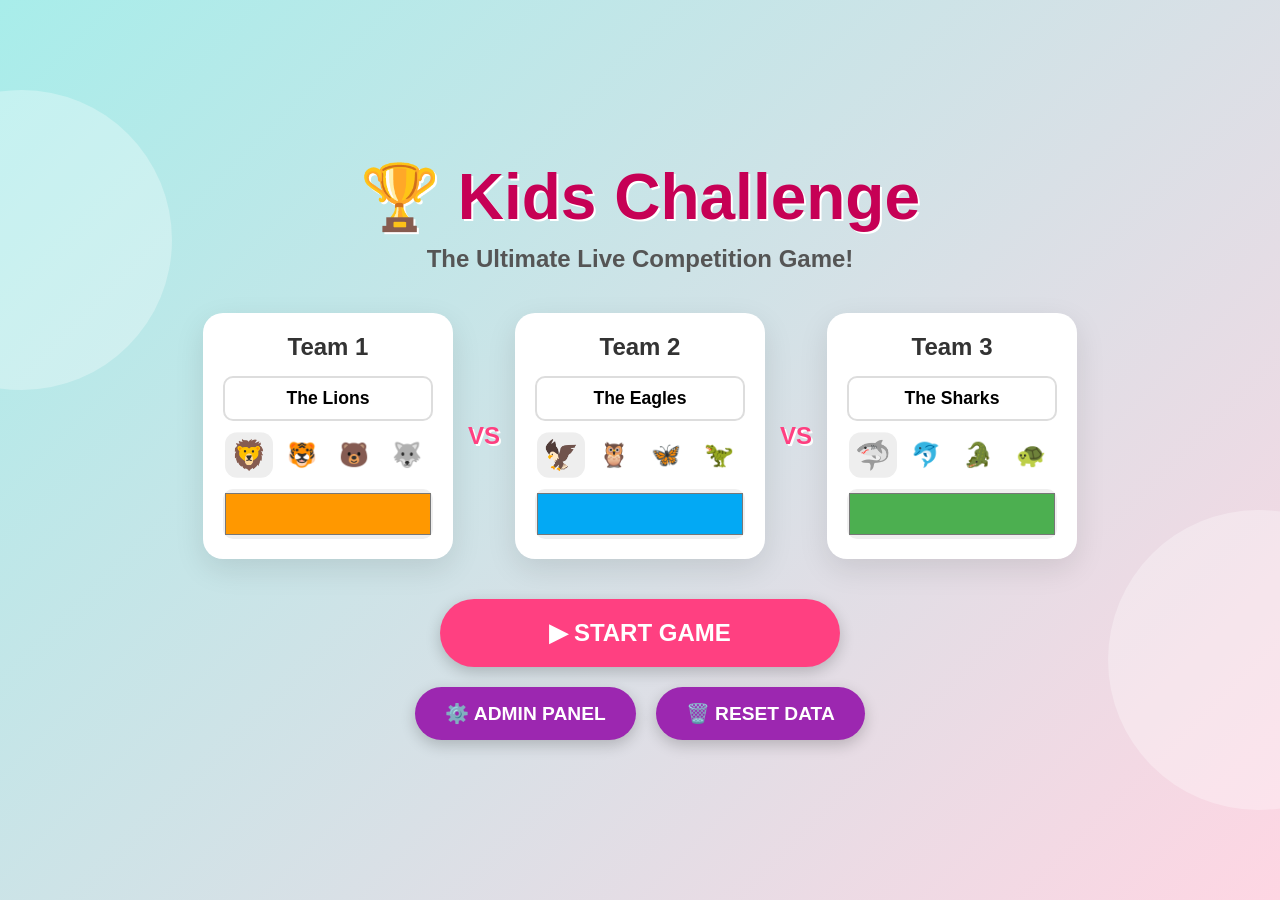
<file: index.html>
<!DOCTYPE html>
<html lang="en">
<head>
    <meta charset="UTF-8">
    <meta name="viewport" content="width=device-width, initial-scale=1.0">
    <title>Kids Challenge Game 🏆</title>
    <link rel="stylesheet" href="style.css">
</head>
<body>
    <div class="floating-shapes"></div>
    <div class="container home-container">
        <header class="hero">
            <h1 class="bounce-in">🏆 Kids Challenge</h1>
            <p class="subtitle">The Ultimate Live Competition Game!</p>
        </header>

        <main class="teams-setup">
            <div class="team-card team1-card">
                <h2>Team 1</h2>
                <input type="text" id="t1-name" value="The Lions">
                <div class="emoji-picker" id="t1-emoji-picker">
                    <span class="active">🦁</span><span>🐯</span><span>🐻</span><span>🐺</span>
                </div>
                <input type="color" id="t1-color" value="#ff9800">
            </div>

            <div class="vs-badge">VS</div>

            <div class="team-card team2-card">
                <h2>Team 2</h2>
                <input type="text" id="t2-name" value="The Eagles">
                <div class="emoji-picker" id="t2-emoji-picker">
                    <span class="active">🦅</span><span>🦉</span><span>🦋</span><span>🦖</span>
                </div>
                <input type="color" id="t2-color" value="#03a9f4">
            </div>

            <div class="vs-badge">VS</div>

            <div class="team-card team3-card">
                <h2>Team 3</h2>
                <input type="text" id="t3-name" value="The Sharks">
                <div class="emoji-picker" id="t3-emoji-picker">
                    <span class="active">🦈</span><span>🐬</span><span>🐊</span><span>🐢</span>
                </div>
                <input type="color" id="t3-color" value="#4caf50">
            </div>
        </main>

        <div class="action-buttons">
            <button class="btn btn-primary pulse" onclick="startGame()">▶ START GAME</button>
            <div class="secondary-actions">
                <button class="btn btn-secondary" onclick="window.location.href='admin.html'">⚙️ ADMIN PANEL</button>
                <button class="btn btn-secondary" onclick="resetData()">🗑️ RESET DATA</button>
            </div>
        </div>
    </div>

    <script src="storage.js"></script>
    <script src="script.js"></script>
</body>
</html>
</file>
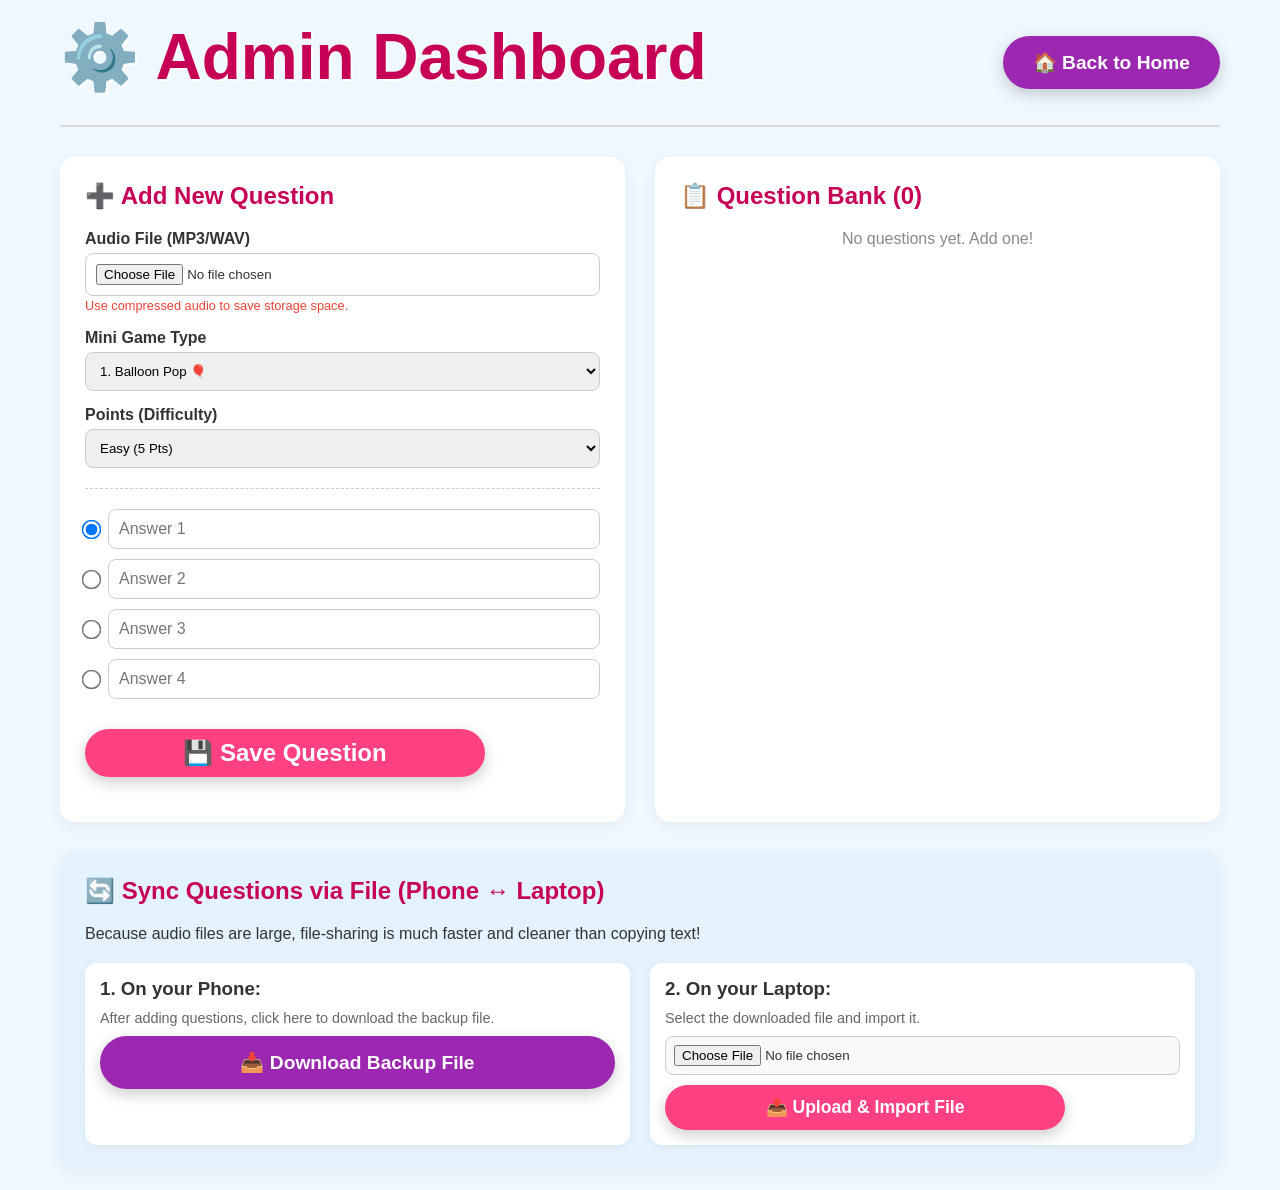
<file: admin.html>
<!DOCTYPE html>
<html lang="en">
<head>
    <meta charset="UTF-8">
    <meta name="viewport" content="width=device-width, initial-scale=1.0">
    <title>Admin Panel ⚙️</title>
    <link rel="stylesheet" href="style.css">
    <link rel="stylesheet" href="admin.css">
</head>
<body>
    <div class="admin-container">
        <header class="admin-header">
            <h1>⚙️ Admin Dashboard</h1>
            <button class="btn btn-secondary" onclick="window.location.href='index.html'">🏠 Back to Home</button>
        </header>

        <main class="admin-grid">
            <!-- Add Question Form -->
            <section class="card">
                <h2>➕ Add New Question</h2>
                <form id="add-q-form">
                    
                    <div class="form-group">
                        <label>Audio File (MP3/WAV)</label>
                        <input type="file" id="q-audio-file" accept="audio/*" required>
                        <small class="warn">Use compressed audio to save storage space.</small>
                    </div>

                    <div class="form-group">
                        <label>Mini Game Type</label>
                        <select id="q-minigame">
                            <option value="balloonPop">1. Balloon Pop 🎈</option>
                            <option value="memoryCards">2. Memory Cards 🃏</option>
                            <option value="mathPuzzle">3. Math Puzzle ➕</option>
                            <option value="findGreen">4. Find the Green Color 🟩</option>
                            <option value="catchStar">5. Catch the Star ⭐</option>
                            <option value="sortNumbers">6. Sort Numbers (1 to 5) 🔢</option>
                            <option value="oddOneOut">7. Find the Odd Emoji 🍓</option>
                            <option value="blueBubbles">8. Pop Blue Bubbles 🔵</option>
                            <option value="feedMonkey">9. Fast Tap (Feed Monkey) 🍌</option>
                            <option value="spellWord">10. Spell Word (C-A-T) 🔤</option>
                        </select>
                    </div>

                    <div class="form-group">
                        <label>Points (Difficulty)</label>
                        <select id="q-points">
                            <option value="5">Easy (5 Pts)</option>
                            <option value="10">Medium (10 Pts)</option>
                            <option value="20">Hard (20 Pts)</option>
                        </select>
                    </div>

                    <div class="answers-inputs">
                        <div class="ans-row">
                            <input type="radio" name="correct-ans" value="0" checked>
                            <input type="text" id="ans-in-0" placeholder="Answer 1" required>
                        </div>
                        <div class="ans-row">
                            <input type="radio" name="correct-ans" value="1">
                            <input type="text" id="ans-in-1" placeholder="Answer 2" required>
                        </div>
                        <div class="ans-row">
                            <input type="radio" name="correct-ans" value="2">
                            <input type="text" id="ans-in-2" placeholder="Answer 3" required>
                        </div>
                        <div class="ans-row">
                            <input type="radio" name="correct-ans" value="3">
                            <input type="text" id="ans-in-3" placeholder="Answer 4" required>
                        </div>
                    </div>

                    <button type="submit" class="btn btn-primary" style="width:100%; margin-top:20px; padding: 10px;">💾 Save Question</button>
                </form>
            </section>

            <!-- Questions List -->
            <section class="card">
                <h2>📋 Question Bank (<span id="q-count">0</span>)</h2>
                <div id="questions-list" class="q-list"></div>
            </section>

            <!-- Sync Data via File (Phone <-> Laptop) -->
            <section class="card" style="grid-column: 1 / -1; background: #e3f2fd;">
                <h2>🔄 Sync Questions via File (Phone ↔ Laptop)</h2>
                <p>Because audio files are large, file-sharing is much faster and cleaner than copying text!</p>
                
                <div style="display: flex; gap: 20px; flex-wrap: wrap; margin-top: 20px;">
                    <div style="flex: 1; min-width: 280px; background: white; padding: 15px; border-radius: 12px; box-shadow: 0 2px 8px rgba(0,0,0,0.05);">
                        <h3>1. On your Phone:</h3>
                        <p style="font-size: 0.9rem; color: #666; margin: 10px 0;">After adding questions, click here to download the backup file.</p>
                        <button class="btn btn-secondary" onclick="exportToFile()" style="width: 100%;">📥 Download Backup File</button>
                    </div>
                    
                    <div style="flex: 1; min-width: 280px; background: white; padding: 15px; border-radius: 12px; box-shadow: 0 2px 8px rgba(0,0,0,0.05);">
                        <h3>2. On your Laptop:</h3>
                        <p style="font-size: 0.9rem; color: #666; margin: 10px 0;">Select the downloaded file and import it.</p>
                        <input type="file" id="import-file-input" accept=".json" style="margin-bottom: 10px; width: 100%; padding: 8px; background: #f9f9f9; border-radius: 8px; border: 1px solid #ccc;">
                        <button class="btn btn-primary" onclick="importFromFile()" style="width: 100%; margin: 0; padding: 12px; font-size: 1.1rem;">📤 Upload & Import File</button>
                    </div>
                </div>
            </section>
        </main>
    </div>

    <script src="storage.js"></script>
    <script src="admin.js"></script>
</body>
</html>
</file>
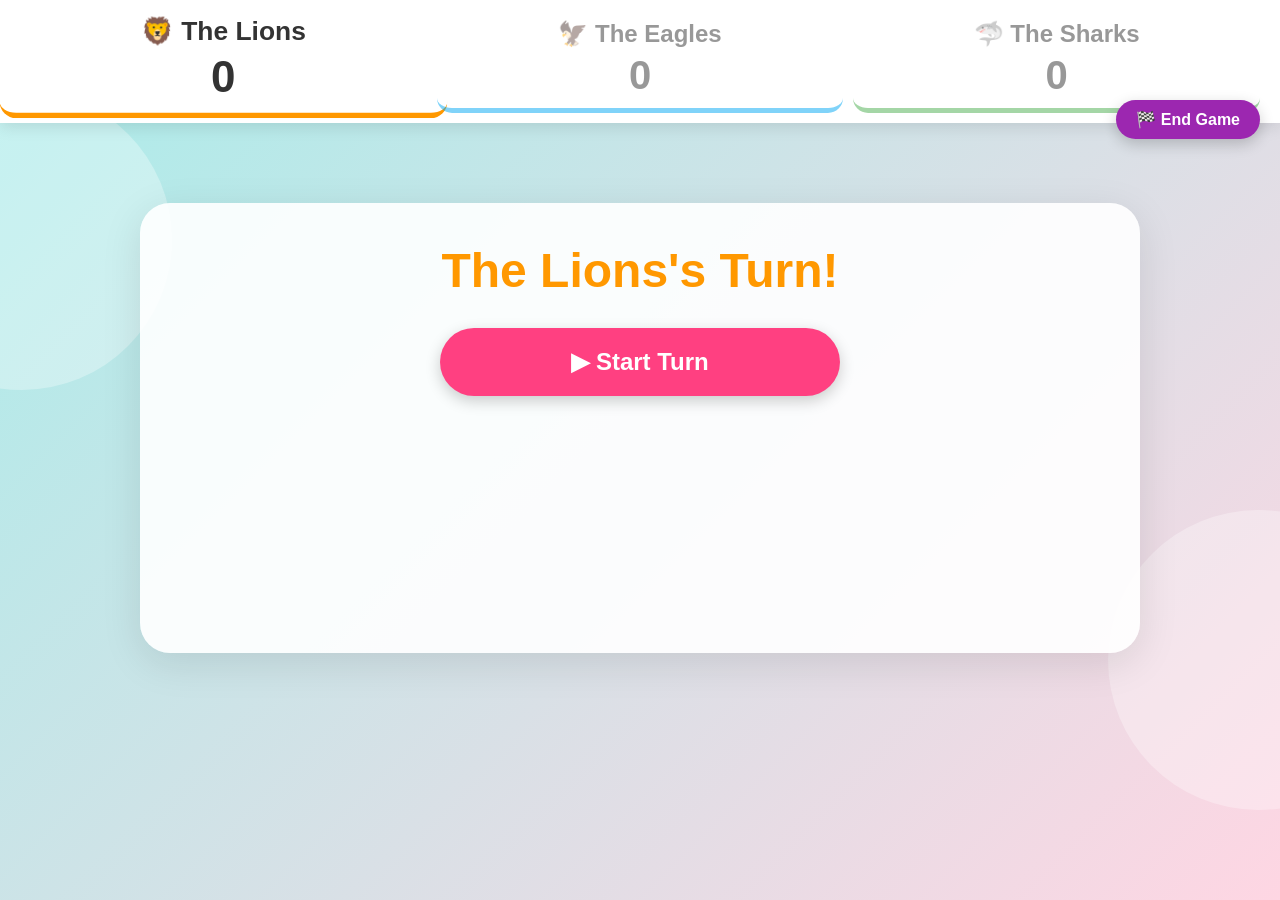
<file: game.html>
<!DOCTYPE html>
<html lang="en">
<head>
    <meta charset="UTF-8">
    <meta name="viewport" content="width=device-width, initial-scale=1.0">
    <title>Game On! 🚀</title>
    <link rel="stylesheet" href="style.css">
    <link rel="stylesheet" href="game.css">
</head>
<body>
    <div class="floating-shapes"></div>
    
    <!-- End Game Button -->
    <button class="btn btn-secondary end-game-btn" onclick="endGameManually()">🏁 End Game</button>

    <!-- Scoreboard (3 Teams) -->
    <header class="scoreboard">
        <div class="team-score" id="score-t1">
            <h2 id="name-t1">🦁 Lions</h2>
            <div class="points" id="pts-t1">0</div>
        </div>
        <div class="team-score" id="score-t2">
            <h2 id="name-t2">🦅 Eagles</h2>
            <div class="points" id="pts-t2">0</div>
        </div>
        <div class="team-score" id="score-t3">
            <h2 id="name-t3">🦈 Sharks</h2>
            <div class="points" id="pts-t3">0</div>
        </div>
    </header>

    <main class="game-container">
        <!-- Turn Indicator -->
        <div id="turn-indicator" class="turn-box bounce-in">
            <h2 id="turn-text">Lions Turn!</h2>
            <button class="btn btn-primary" onclick="startTurn()">▶ Start Turn</button>
        </div>

        <!-- Mini Game Area -->
        <div id="mini-game-container" class="hidden">
            <h2>Complete the Mini Game!</h2>
            <p id="mini-game-timer">Time: 20s</p>
            <div id="mini-game-canvas"></div>
        </div>

        <!-- Question Area -->
        <div id="question-container" class="hidden">
            <h2 class="animate-pulse">Listen to the question...</h2>
            
            <div class="audio-controls">
                <button class="btn-icon" onclick="togglePlay()" id="play-pause-btn">⏸️</button>
                <button class="btn-icon" onclick="replayAudio()">🔄</button>
                <input type="range" id="volume-control" min="0" max="1" step="0.1" value="1">
                <span>🔊</span>
            </div>
            <audio id="q-audio"></audio>
            
            <!-- Answers grid -->
            <div id="answers-grid" class="hidden">
                <button class="answer-btn" onclick="checkAnswer(0)" id="ans-0">Answer 1</button>
                <button class="answer-btn" onclick="checkAnswer(1)" id="ans-1">Answer 2</button>
                <button class="answer-btn" onclick="checkAnswer(2)" id="ans-2">Answer 3</button>
                <button class="answer-btn" onclick="checkAnswer(3)" id="ans-3">Answer 4</button>
            </div>
        </div>

        <!-- Feedback Overlay -->
        <div id="feedback-overlay" class="hidden">
            <div id="feedback-icon">✅</div>
            <h1 id="feedback-text">Correct! +10 Points</h1>
        </div>
    </main>

    <script src="storage.js"></script>
    <script src="miniGames.js"></script>
    <script src="game.js"></script>
</body>
</html>
</file>
<file: style.css>
:root {
    --bg-main: #f0f8ff;
    --primary: #ff4081;
    --primary-dark: #c60055;
    --text-dark: #333;
    --white: #ffffff;
    --success: #4caf50;
    --danger: #f44336;
    --font: 'Segoe UI', Tahoma, Geneva, Verdana, sans-serif;
}

* { box-sizing: border-box; margin: 0; padding: 0; }
body { font-family: var(--font); background-color: var(--bg-main); color: var(--text-dark); overflow-x: hidden; }

/* Floating Shapes Background */
.floating-shapes { position: fixed; width: 100vw; height: 100vh; z-index: -1; top: 0; left: 0; overflow: hidden; background: linear-gradient(135deg, #a8edea 0%, #fed6e3 100%); }
.floating-shapes::before, .floating-shapes::after { content: ''; position: absolute; width: 300px; height: 300px; background: rgba(255,255,255,0.3); border-radius: 50%; animation: float 10s infinite ease-in-out alternate; }
.floating-shapes::before { top: 10%; left: -10%; }
.floating-shapes::after { bottom: 10%; right: -10%; animation-delay: 2s; }

@keyframes float { 0% { transform: translateY(0) scale(1); } 100% { transform: translateY(50px) scale(1.1); } }
@keyframes bounceIn { 0% { transform: scale(0.3); opacity: 0; } 50% { transform: scale(1.05); } 70% { transform: scale(0.9); } 100% { transform: scale(1); opacity: 1; } }
@keyframes pulse { 0% { transform: scale(1); } 50% { transform: scale(1.05); } 100% { transform: scale(1); } }

.bounce-in { animation: bounceIn 0.8s ease-out forwards; }
.pulse { animation: pulse 2s infinite; }

.container { max-width: 1200px; margin: 0 auto; padding: 20px; text-align: center; }
.home-container { display: flex; flex-direction: column; min-height: 100vh; justify-content: center; }

h1 { font-size: 4rem; color: var(--primary-dark); text-shadow: 2px 2px 0px var(--white); margin-bottom: 10px; }
.subtitle { font-size: 1.5rem; color: #555; margin-bottom: 40px; font-weight: bold; }

.teams-setup { display: flex; justify-content: center; align-items: center; gap: 15px; flex-wrap: wrap; margin-bottom: 40px; }
.team-card { background: var(--white); padding: 20px; border-radius: 20px; box-shadow: 0 10px 30px rgba(0,0,0,0.1); width: 250px; transition: transform 0.3s; }
.team-card:hover { transform: translateY(-5px); }
.team-card h2 { margin-bottom: 15px; }
.team-card input[type="text"] { width: 100%; padding: 10px; font-size: 1.1rem; border: 2px solid #ddd; border-radius: 10px; text-align: center; margin-bottom: 15px; font-weight: bold;}
.team-card input[type="color"] { width: 100%; height: 50px; border: none; border-radius: 10px; cursor: pointer; }

.emoji-picker { display: flex; justify-content: space-around; margin-bottom: 15px; font-size: 1.5rem; cursor: pointer; }
.emoji-picker span { padding: 5px; border-radius: 10px; transition: 0.2s; }
.emoji-picker span.active, .emoji-picker span:hover { background: #eee; transform: scale(1.2); }

.vs-badge { font-size: 1.5rem; font-weight: 900; color: var(--primary); text-shadow: 2px 2px #fff; }

.btn { border: none; padding: 15px 30px; font-size: 1.2rem; border-radius: 50px; cursor: pointer; font-weight: bold; transition: 0.3s; color: var(--white); box-shadow: 0 5px 15px rgba(0,0,0,0.2); }
.btn-primary { background: var(--primary); font-size: 1.5rem; padding: 20px 50px; margin-bottom: 20px; width: 100%; max-width: 400px; }
.btn-primary:hover { background: var(--primary-dark); }
.btn-secondary { background: #9c27b0; }
.btn-secondary:hover { background: #7b1fa2; }
.secondary-actions { display: flex; justify-content: center; gap: 20px; flex-wrap: wrap; }
</file>
<file: admin.css>
.admin-container { max-width: 1200px; margin: 0 auto; padding: 20px; }
.admin-header { display: flex; justify-content: space-between; align-items: center; margin-bottom: 30px; border-bottom: 2px solid #ddd; padding-bottom: 20px; }
.admin-grid { display: grid; grid-template-columns: 1fr 1fr; gap: 30px; }
@media (max-width: 768px) { .admin-grid { grid-template-columns: 1fr; } }

.card { background: var(--white); padding: 25px; border-radius: 15px; box-shadow: 0 4px 15px rgba(0,0,0,0.05); }
.card h2 { margin-bottom: 20px; color: var(--primary-dark); }

.form-group { margin-bottom: 15px; text-align: left; }
.form-group label { display: block; font-weight: bold; margin-bottom: 5px; }
.form-group input[type="file"], .form-group select { width: 100%; padding: 10px; border: 1px solid #ccc; border-radius: 8px; font-family: inherit; }
.warn { color: var(--danger); font-size: 0.8rem; }

.answers-inputs { margin-top: 20px; border-top: 1px dashed #ccc; padding-top: 20px; }
.ans-row { display: flex; align-items: center; margin-bottom: 10px; gap: 10px; }
.ans-row input[type="radio"] { transform: scale(1.5); cursor: pointer; }
.ans-row input[type="text"] { flex-grow: 1; padding: 10px; border: 1px solid #ccc; border-radius: 8px; font-family: inherit; font-size: 1rem; }

.q-list { max-height: 500px; overflow-y: auto; }
.q-item { background: #f9f9f9; border: 1px solid #eee; padding: 15px; border-radius: 10px; margin-bottom: 10px; display: flex; justify-content: space-between; align-items: center; }
.q-info h3 { font-size: 1.1rem; margin-bottom: 5px; }
.q-info p { font-size: 0.9rem; color: #666; }
.q-actions button { border: none; padding: 8px 12px; border-radius: 5px; cursor: pointer; color: white; font-weight: bold; }
.btn-delete { background: var(--danger); }
.btn-delete:hover { background: darkred; }
</file>
<file: game.css>
.scoreboard { display: flex; justify-content: space-between; align-items: center; background: var(--white); padding: 10px 20px; box-shadow: 0 4px 15px rgba(0,0,0,0.1); position: sticky; top: 0; z-index: 100; gap: 10px;}
.team-score { text-align: center; padding: 10px; border-radius: 15px; border-bottom: 5px solid; flex: 1; transition: transform 0.3s; }
.team-score h2 { margin-bottom: 5px; font-size: 1.5rem; }
.points { font-size: 2.5rem; font-weight: bold; }

.end-game-btn { position: absolute; top: 100px; right: 20px; z-index: 200; font-size: 1rem; padding: 10px 20px; }

.game-container { max-width: 1000px; margin: 80px auto 40px; text-align: center; background: rgba(255,255,255,0.9); padding: 40px; border-radius: 30px; box-shadow: 0 10px 40px rgba(0,0,0,0.1); min-height: 50vh; position: relative; }

.hidden { display: none !important; }
.turn-box h2 { font-size: 3rem; margin-bottom: 30px; }

/* Mini Game */
#mini-game-canvas { width: 100%; height: 350px; background: #fafafa; border: 3px dashed #ccc; border-radius: 20px; margin: 20px 0; position: relative; overflow: hidden; display: flex; justify-content: center; align-items: center; flex-wrap: wrap; gap: 10px;}
#mini-game-timer { font-size: 1.5rem; font-weight: bold; color: var(--danger); }

/* Audio Question */
.audio-controls { display: flex; justify-content: center; align-items: center; gap: 15px; margin: 30px 0; background: #eee; padding: 15px; border-radius: 50px; width: fit-content; margin-left: auto; margin-right: auto; }
.btn-icon { background: var(--white); border: none; font-size: 1.5rem; width: 50px; height: 50px; border-radius: 50%; cursor: pointer; box-shadow: 0 4px 6px rgba(0,0,0,0.1); transition: 0.2s; }
.btn-icon:hover { transform: scale(1.1); }
#volume-control { cursor: pointer; }

/* Answers */
#answers-grid { display: grid; grid-template-columns: 1fr 1fr; gap: 20px; margin-top: 30px; }
.answer-btn { background: var(--white); border: 3px solid var(--primary); padding: 25px; font-size: 1.5rem; font-weight: bold; border-radius: 20px; cursor: pointer; transition: 0.3s; color: var(--text-dark); box-shadow: 0 5px 15px rgba(0,0,0,0.05); }
.answer-btn:hover { background: var(--primary); color: var(--white); transform: translateY(-5px); }
.answer-btn.correct { background: var(--success) !important; border-color: var(--success) !important; color: white !important; }
.answer-btn.wrong { background: var(--danger) !important; border-color: var(--danger) !important; color: white !important; }

/* Feedback Overlay */
#feedback-overlay { position: absolute; top: 0; left: 0; width: 100%; height: 100%; background: rgba(255,255,255,0.95); display: flex; flex-direction: column; justify-content: center; align-items: center; z-index: 50; animation: bounceIn 0.5s; border-radius: 30px;}
#feedback-icon { font-size: 8rem; margin-bottom: 20px; }
#feedback-text { font-size: 3rem; font-weight: bold; }
.feedback-success { color: var(--success); }
.feedback-error { color: var(--danger); }

/* Dynamic Mini Game Classes */
.mg-balloon { width: 60px; height: 80px; background: red; border-radius: 50%; position: absolute; cursor: pointer; display: flex; align-items: center; justify-content: center; color: white; font-weight: bold; box-shadow: 0 10px 10px rgba(0,0,0,0.2); }
.mg-card { width: 80px; height: 120px; background: #03a9f4; border-radius: 10px; cursor: pointer; display: flex; align-items: center; justify-content: center; font-size: 2rem; color: transparent; transition: 0.3s; }
.mg-card.flipped { background: #fff; color: #000; border: 2px solid #03a9f4; }
</file>
